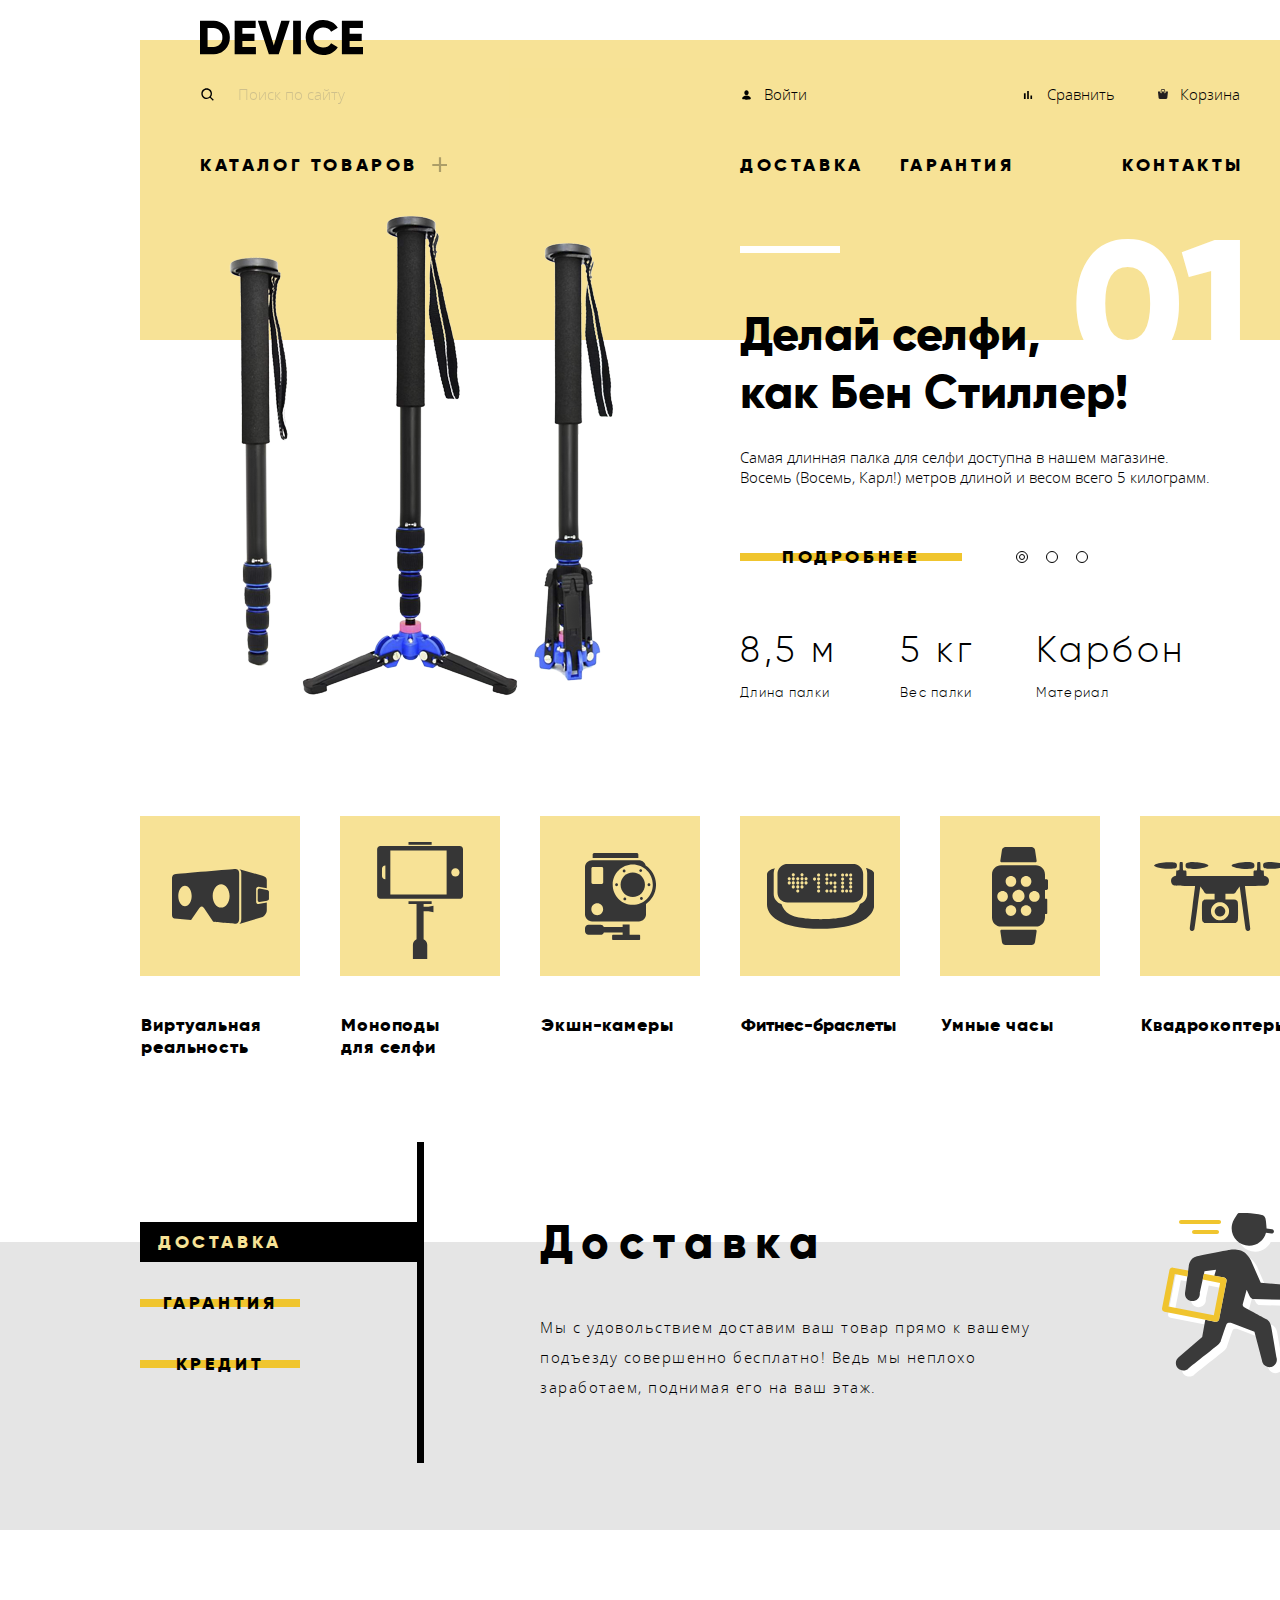
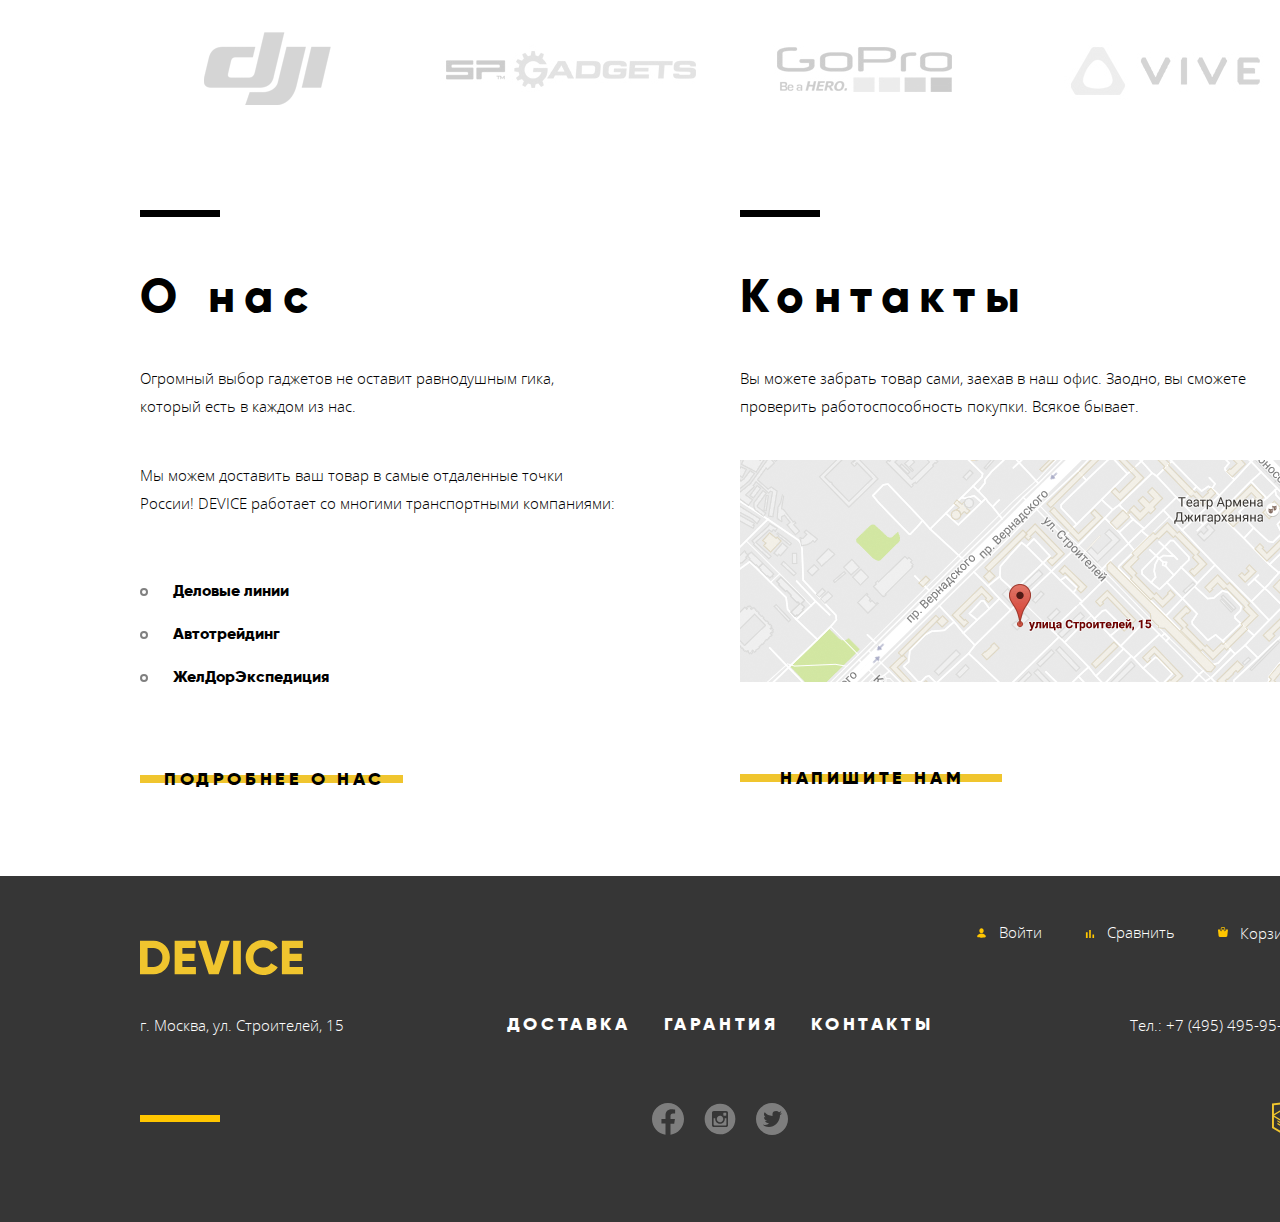
<file: index.html>
<!DOCTYPE html>
<html class="page" lang="ru">
  <head>
    <meta charset="utf-8">
    <title>HTML Academy: Девайс</title>
    <link rel="stylesheet" href="css/normalize.css">
    <link rel="stylesheet" href="css/style.css">
  </head>
  <body class="page-body">
    <!-- Хедер, который показывается неавторизованному пользователю -->
    <header class="main-header container">
      <a class="main-header-logo"> <!-- Вынес логотип из nav, чтобы удобнее было строить сетку -->
        <img class="logo logo-active" src="img/logo.svg" width="163" height="35" alt="Логотип DEVICE">
      </a>
      <form class="search icon" action="https://echo.htmlacademy.ru" method="get">
        <input class="search-string" type="search" name="search" placeholder="Поиск по сайту" autocomplete="off">
        <button class="search-button-submit" type="submit">Найти</button>
      </form>
      <ul class="header-links">
        <li><a class="login-link icon" href="#">Войти</a></li>
        <li><a class="compare-link icon" href="#">Сравнить</a></li>
        <li><a class="cart-link icon" href="#">Корзина</a></li>
      </ul>
      <nav class="main-navigation">
        <ul class="site-navigation">
          <li class="site-navigation-item"><a href="catalog.html">Каталог товаров</a>
            <ul class="dropdown-menu">
              <li>
                <a href="#">Виртуальная реальность</a>
              </li>
              <li>
                <a href="#">Фитнес-браслеты</a>
              </li>
              <li>
                <a href="#">Квадрокоптер</a>
              </li>
              <li>
                <a href="catalog.html">Моноподы для селфи</a>
              </li>
              <li>
                <a href="#">Умные часы</a>
              </li>
              <li>
                <a href="#">Экшн-камеры</a>
              </li>
            </ul>
          </li>
          <li class="site-navigation-item"><a href="#">Доставка</a></li>
          <li class="site-navigation-item"><a href="#">Гарантия</a></li>
          <li class="site-navigation-item"><a href="#">Контакты</a></li>
        </ul>
      </nav>
      <!-- Там еще был элемент оформления, белый прямоугольник, реализованный средствами CSS, его пока не вставляю, если в этом задании только разметку делаем без стилизации. Наверное, это будет <span></span> -->
    </header>

    <main class="main-wrapper">
      <h1 class="visually-hidden">Интернет-магазин DEVICE</h1>
      <div class="featured-products">
        <h2 class="visually-hidden">Популярные товары</h2>
        <!-- Слайд №1 -->
        <section class="slider slide-1 container">
          <img class="slider-image" src="img/slider-1.png" width="384" height="486" alt="Фото моноподов для селфи">
          <div class="slider-info-wrapper">
            <h3>Делай селфи,<br> как Бен Стиллер!</h3>
            <p>Самая длинная палка для селфи доступна в нашем магазине.<br>
            Восемь (Восемь, Карл!) метров длиной и весом всего 5 килограмм.</p>
            <a class="button" href="#" aria-label="Подробная информация о селфи-палках">Подробнее</a>
            <dl class="slider-def">
              <div class="slider-def-wrapper">
                <dt>Длина палки</dt>
                <dd>8,5 м</dd>
              </div>
              <div class="slider-def-wrapper">
                <dt>Вес палки</dt>
                <dd>5 кг</dd>
              </div>
              <div class="slider-def-wrapper">
                <dt>Материал</dt>
                <dd>Карбон</dd>
              </div>
            </dl>
          </div>
        </section>
        <!-- Слайд №2/ Этот и последующие слайды пока замоментирую для удобства построения сетки -->
        <!--
        <section class="slider slide-2 container">
          <img class="slider-image" src="img/slider-2.png" width="345" height="485" alt="Фото фитнес-браслета">
          <div class="slider-info-wrapper">
            <h3>Худеем<br> правильно!</h3>
            <p>Мотивирующие фитнес-браслеты помогут найти в себе силы<br>
            не пропускать занятия и соблюдать диету.</p>
            <a class="button" href="#" aria-label="Подробная информация о фитнес-браслетах">Подробнее</a>
            <dl class="slider-def">
              <div class="slider-def-wrapper">
                <dt>Без подзарядки</dt>
                <dd>48 часов</dd>
              </div>
            </dl>
          </div>
        </section>
        -->
        <!-- Слайд №3 -->
        <!--
        <section class="slider slide-3 container">
          <img class="slider-image" src="img/slider-3.png" width="526" height="334" alt="Фото дрона">
          <div class="slider-info-wrapper">
            <h3>Порхает как бабочка,<br> жалит как пчела!</h3>
            <p>Этот обычный, на первый взгляд, квадрокоптер оснащен<br>
            мощным лазером, замаскированным под стандартную камеру.</p>
            <a class="button" href="#" aria-label="Подробная информация о квадрокоптерах">Подробнее</a>
            <dl class="slider-def">
              <div class="slider-def-wrapper">
                <dt>Дальность полета</dt>
                <dd>800 м</dd>
              </div>
              <div class="slider-def-wrapper">
                <dt>Радиус поражения</dt>
                <dd>50 м</dd>
              </div>
            </dl>
          </div>
        </section>
        -->
      <ul class="slider-buttons">
        <li><button class="slider-button slider-button-1 slider-button-active" type="button" aria-label="Сейчас выбран первый слайд"></button></li>
        <li><button class="slider-button slider-button-2" type="button" aria-label="Выбрать второй слайд"></button></li>
        <li><button class="slider-button slider-button-3" type="button" aria-label="Выбрать третий слайд"></button></li>
      </ul>
      </div>
      <section class="popular container">
        <h2 class="visually-hidden">Популярные товарные категории</h2>
        <!-- Во всех пунктах нижеследующего списка иконку можно разметить как img, но это скорее не контентное изображение,
        а "фоновая иконка", и можно оформить как CSS background-image у заголовка. Как лучше? Каждый отдельный блок будет кликабелен -->
        <ul class="popular-list">
          <li class="popular-list-item">
            <a class="popular-link" href="#">
              <div class="popular-image-wrapper">
                <img src="img/popular-1.svg" width="97" height="55" alt="Виртуальная реальность">
              </div>
              <p>Виртуальная реальность</p>
            </a>
          </li>
          <li class="popular-list-item">
            <a class="popular-link" href="catalog.html">
              <div class="popular-image-wrapper">
                <img src="img/popular-2.svg" width="86" height="117" alt="Виртуальная реальность">
              </div>
              <p>Моноподы<br> для селфи</p>
            </a>
          </li>
          <li class="popular-list-item">
            <a class="popular-link" href="#">
              <div class="popular-image-wrapper">
                <img src="img/popular-3.svg" width="71" height="87" alt="Виртуальная реальность">
              </div>
              <p>Экшн-камеры</p>
            </a>
          </li>
          <li class="popular-list-item">
            <a class="popular-link" href="#">
              <div class="popular-image-wrapper">
                <img src="img/popular-4.svg" width="107" height="65" alt="Виртуальная реальность">
              </div>
              <p>Фитнес-браслеты</p>
            </a>
          </li>
          <li class="popular-list-item">
            <a class="popular-link" href="#">
              <div class="popular-image-wrapper">
                <img src="img/popular-5.svg" width="56" height="98" alt="Виртуальная реальность">
              </div>
              <p>Умные часы</p>
            </a>
          </li>
          <li class="popular-list-item">
            <a class="popular-link" href="#">
              <div class="popular-image-wrapper">
                <img src="img/popular-6.svg" width="132" height="69" alt="Виртуальная реальность">
              </div>
              <p>Квадрокоптеры</p>
            </a>
          </li>
        </ul>
      </section>
      <section class="services">
        <h2 class="visually-hidden">Сервисы</h2>
          <div class="services-wrapper container">
            <ul class="services-list">
              <li class="services-list-item"><button class="button services-button  active" type="button" aria-label="Сейчас выбран первый слайд - Доставка">Доставка</button></li>
              <li class="services-list-item"><button class="button services-button" type="button" aria-label="Выбрать второй слайд о Гарантии">Гарантия</button></li>
              <li class="services-list-item"><button class="button services-button" type="button" aria-label="Выбрать третий слайд о Кредите">Кредит</button></li>
            </ul>
            <!-- Первый слайд -->

            <div class="delivery services-icon">
              <h3 class="services-heading">Доставка</h3>
              <p class="services-description">Мы с удовольствием доставим ваш товар прямо к вашему
              подъезду совершенно бесплатно! Ведь мы неплохо<br>
              заработаем, поднимая его на ваш этаж.</p>
            </div>

            <!-- Второй слайд -->
            <!--
            <div class="warranty services-icon">
              <h3 class="services-heading">Гарантия</h3>
              <p class="services-description">Если из-за возгорания купленного у нас товара у вас сгорит дом —
              не переживайте, мы выдадим вам новый. <br>Товар, не дом, конечно же.</p>
            </div>
          -->
            <!-- Третий слайд -->
            <!--
            <div class="loan services-icon">
              <h3 class="services-heading">Кредит</h3>
              <p class="services-description">Залезть в долговую яму стало проще! Кредитные консультанты<br>
              подберут для вас наиболее выгодные<br>
              условия кредита. Выгодные для нашего банка, разумеется.</p>
            </div>
          -->

          </div>
      </section>
      <section class="partners container">
        <h2 class="visually-hidden">Логотипы партнеров</h2>
        <ul class="partners-list">
          <li class="partners-list-item">
            <a href="#"><img src="img/partner-logo-1-color.png" width="260" height="100" alt="Логотип-ссылка на сайт DJI"></a>
          </li>
          <li class="partners-list-item">
            <a href="#"><img src="img/partner-logo-2-color.png" width="260" height="100" alt="Логотип-ссылка на сайт SP Gadgets"></a>
          </li>
          <li class="partners-list-item">
            <a href="#"><img src="img/partner-logo-3-color.png" width="260" height="100" alt="Логотип-ссылка на сайт GoPro"></a>
          </li>
          <li class="partners-list-item">
            <a href="#"><img src="img/partner-logo-4-color.png" width="260" height="100" alt="Логотип-ссылка на сайт Vive"></a>
          </li>
        </ul>
      </section>
      <div class="double-block container"><!-- Два нижеописанных section на макете как бы в одном блоке, поэтому обернул в общий div-->
        <section class="about">
          <!-- Декоративный ректангл, возможно, span+CSS -->
          <h2 class="brick">О нас</h2>
          <p>Огромный выбор гаджетов не оставит равнодушным гика,
          который есть в каждом из нас.</p>
          <p>Мы можем доставить ваш товар в самые отдаленные точки
          России! DEVICE работает со многими транспортными компаниями:</p>
          <ul class="logistics-list">
            <li class="logistics-list-item">
              <a href="#">Деловые линии</a>
            </li>
            <li class="logistics-list-item">
              <a href="#">Автотрейдинг</a>
            </li>
            <li class="logistics-list-item">
              <a href="#">ЖелДорЭкспедиция</a>
            </li>
          </ul>
          <a class="button button-about" href="#">Подробнее о нас</a>
        </section>
        <section class="contacts">
          <h2 class="brick">Контакты</h2>
          <!-- Декоративный ректангл, возможно, span+CSS -->
          <p>Вы можете забрать товар сами, заехав в наш офис. Заодно, вы сможете
          проверить работоспособность покупки. Всякое бывает.</p>
          <a class="contacts-map" href="">
            <img src="img/contacts-map.png" width="960" height="546" alt="Карта проезда">
          </a>
          <a class="button contacts-button" type="button" aria-label="Открыть форму обратной связи" href="#">Напишите нам</a>
        </section>
      </div>
    </main>

    <!-- Футер, который показывается неавторизованному пользователю -->
    <footer class="page-footer">
      <div class="footer-wrapper container">
        <ul class="footer-links">
          <li class="footer-links-item"><a class="login-link icon" href="#" aria-label="Войти в личный аккаунт">Войти</a></li>
          <li class="footer-links-item"><a class="compare-link icon" href="#" aria-label="Сравнить выбранные товары">Сравнить</a></li>
          <li class="footer-links-item"><a class="cart-link icon" href="#">Корзина</a></li>
        </ul>
        <address class="address">г. Москва, ул. Строителей, 15</address>
        <a class="page-footer-logo"><!-- Вынес логотип из nav, чтобы удобнее было строить сетку -->
          <img class="logo logo-active" src="img/logo-footer.svg" width="163" height="35" alt="Логотип интернет-магазина Device">
        </a>
        <nav class="footer-navigation">
          <ul class="navigation-list">
            <li class="navigation-list-item"><a href="#">Доставка</a></li>
            <li class="navigation-list-item"><a href="#">Гарантия</a></li>
            <li class="navigation-list-item"><a href="#">Контакты</a></li>
          </ul>
        </nav>
        <div class="phone-wrapper">
          <p>Тел.: <a class="phone" href="tel:+74954959595">+7 (495) 495-95-95</a></p>
        </div>
        <section class="footer-social">
          <h2 class="visually-hidden">Профили в соц. сетях</h2>
          <ul class="social-list">
            <li class="social-list-item">
              <a href="#">
                <img src="img/icon-facebook.svg" width="32" height="32" alt="Ссылка на аккаунт компании в Facebook">
                <span class="visually-hidden">Facebook</span>
              </a>
            </li>
            <li class="social-list-item">
              <a href="#">
                <img src="img/icon-instagram.svg" width="32" height="32" alt="Ссылка на аккаунт компании в Instagram">
                <span class="visually-hidden">Instagram</span>
              </a>
            </li>
            <li class="social-list-item">
              <a href="#">
                <img src="img/icon-twitter.svg" width="32" height="32" alt="Ссылка на аккаунт компании в Twitter">
                <span class="visually-hidden">Twitter</span>
              </a>
            </li>
          </ul>
        </section>
        <div class="footer-academy-wrapper">
          <a class="footer-academy-link" href="https://htmlacademy.ru/intensive/htmlcss">
            <img src="img/logo-html.svg" width="27" height="34" alt="Логотип-ссылка на сайт HTML Academy">
          </a>
        </div>
      </div>
    </footer>

    <!-- Модальное окно с формой обратной связи "Напишите нам" -->
    <section class="modal modal-writeus">
      <h2 class="visually-hidden">Напишите нам</h2>
      <form  action="https://echo.htmlacademy.ru" method="post">
        <div class="writeus-input-wrapper">
          <label for="name-field">Ваше имя:</label>
          <input class="contacts-name" type="text" name="name" id="name-field" placeholder="Имя,Фамилия" required>
        </div>
        <div class="writeus-input-wrapper">
          <label for="email-field">Ваш e-mail:</label>
          <input type="email" name="email" id="email-field" placeholder="email@example.com" required>
        </div>
        <div class="writeus-input-wrapper">
          <label for="writeus-field">Текст письма:</label>
          <textarea name="letter" id="writeus-field" placeholder="В свободной форме" required></textarea>
        </div>
        <button class="button modal-button" type="submit">Отправить</button>
      </form>
      <button class="modal-close" type="button" aria-label="Закрыть форму обратной связи"></button>
    </section>

    <!-- Модальное окно "Карта проезда" -->
    <section class="modal modal-map" id="show-modal">
      <h2 class="visually-hidden">Карта проезда</h2>
      <noscript>
        <img src="img/map-popup-noscript.png" width="994" height="593" alt="Карта проезда в магазин DEVICE по адресу ул. Строителей, 15">
      </noscript>
      <iframe class="map-frame" src="https://www.google.com/maps/embed?pb=!1m14!1m12!1m3!1d2249.112548877992!2d37.527429315392446!3d55.68703098053581!2m3!1f0!2f0!3f0!3m2!1i1024!2i768!4f13.1!5e0!3m2!1sru!2sru!4v1602079839865!5m2!1sru!2sru" width="960" height="550" allowfullscreen title="Офис компании по адресу ул. Строителей 15, Москва"></iframe>
      <button class="modal-close" aria-label="Закрыть интерактивную карту" type="button"></button>
    </section>

    <script src="js/map.js"></script>
    <script src="js/writeus.js"></script>
  </body>
</html>
</file>
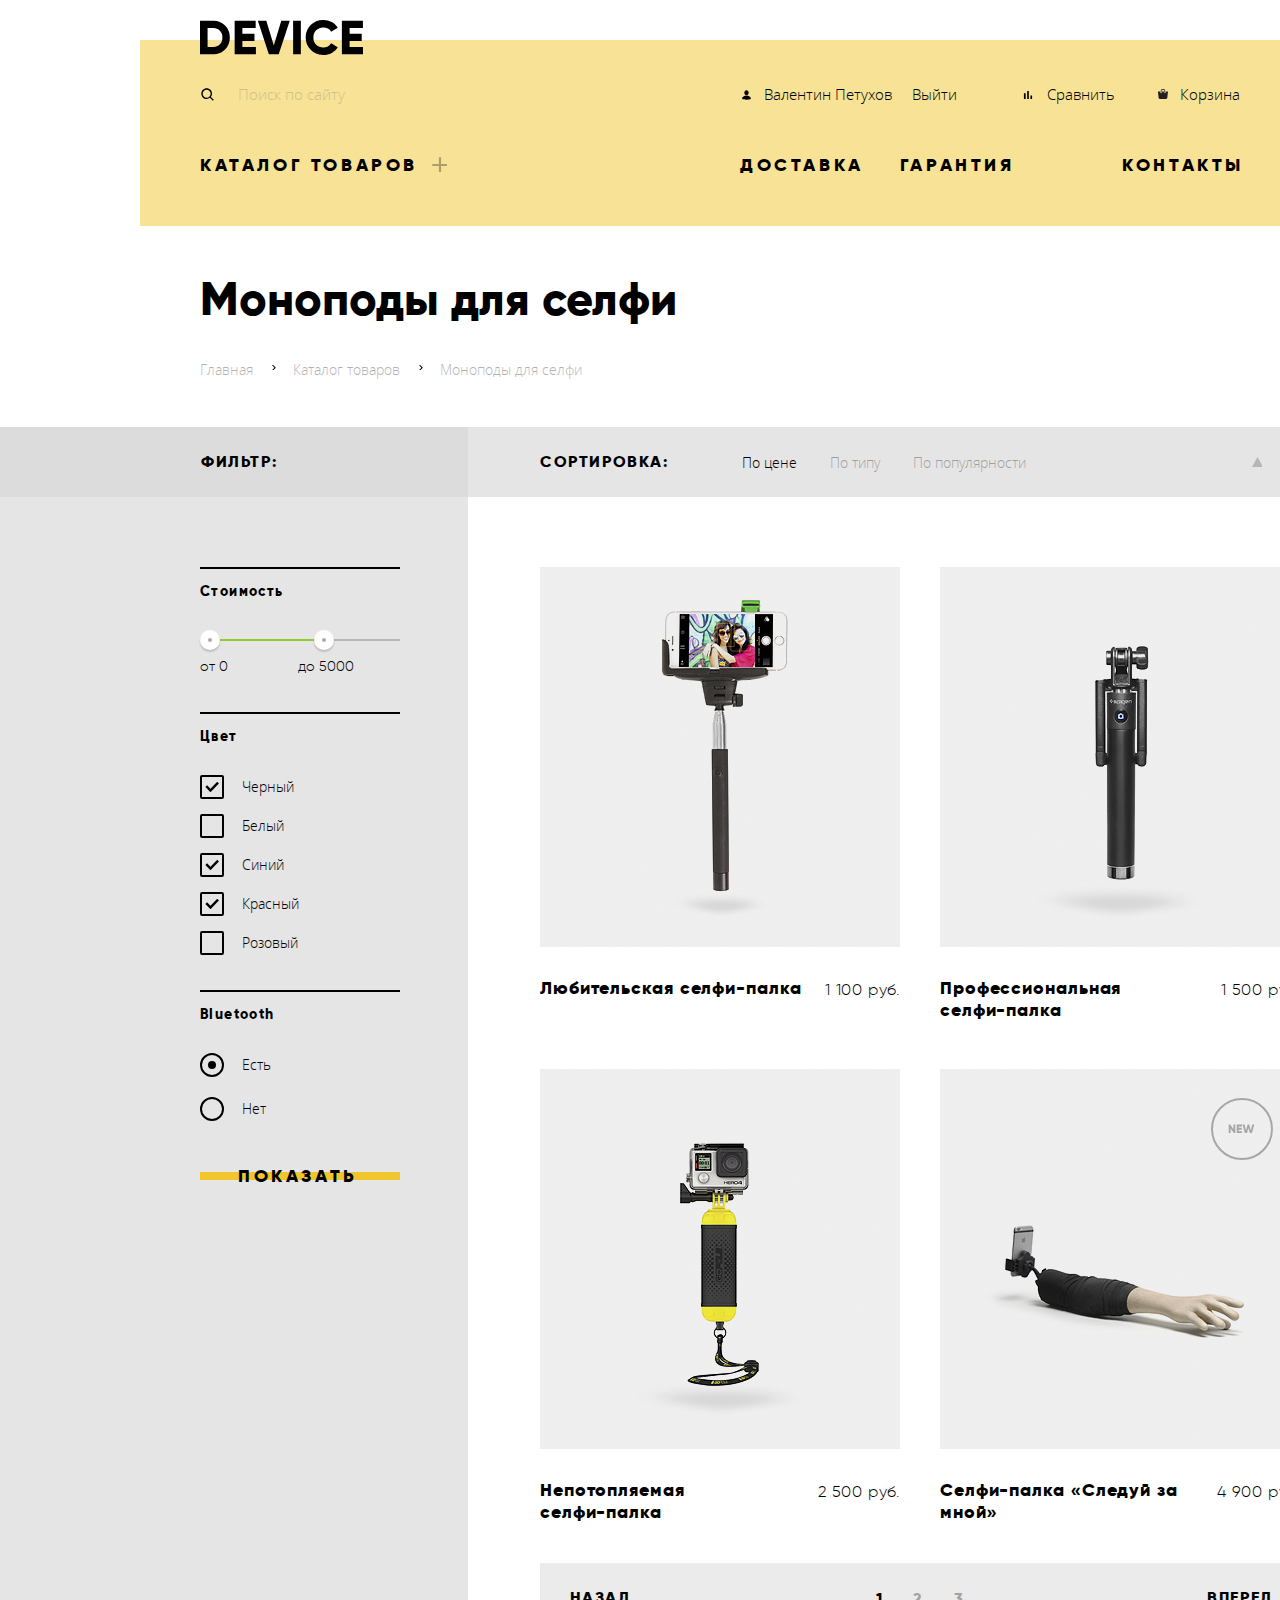
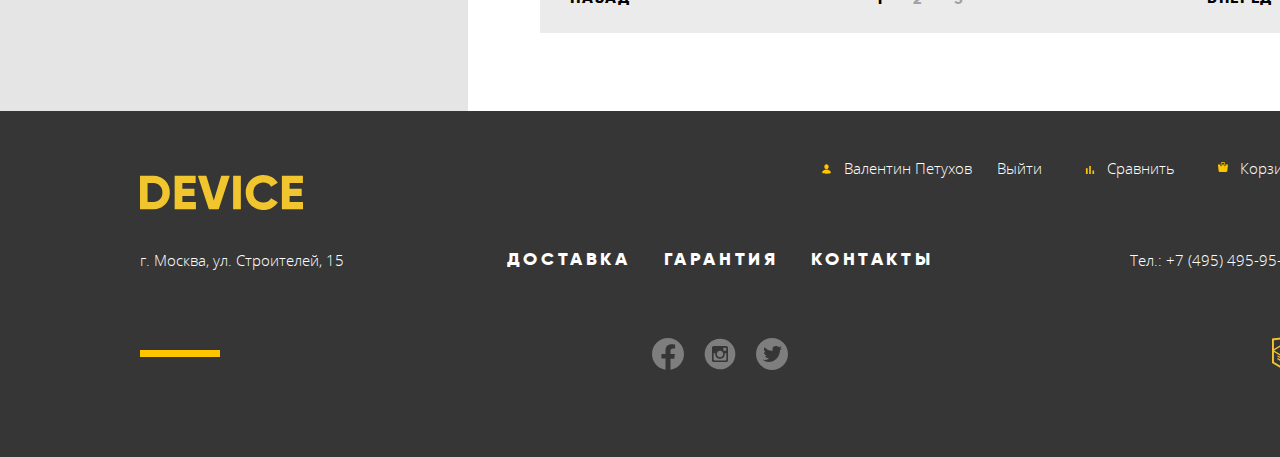
<file: catalog.html>
<!DOCTYPE html>
<html lang="ru">
  <head>
    <meta charset="utf-8">
    <title>Моноподы для селфи</title>
    <link rel="stylesheet" href="css/normalize.css">
    <link rel="stylesheet" href="css/style.css">
  </head>
  <body class="page-body">
    <!-- Хедер, который показывается авторизованному пользователю -->
    <header class="main-header main-header-inner container">
      <a class="main-header-logo" href="index.html">
        <img class="logo" src="img/logo.svg" width="163" height="35" alt="Логотип DEVICE">
      </a>
      <form class="search icon" action="https://echo.htmlacademy.ru" method="get">
        <input class="search-string" type="search" placeholder="Поиск по сайту">
        <button class="search-button-submit" type="submit">Найти</button>
      </form>
      <ul class="header-links header-links-inner">
        <li><a class="username-link login-link icon" href="#">Валентин Петухов</a></li>
        <li><a class="logout-link" href="#">Выйти</a></li>
        <li><a class="compare-link icon" href="#">Сравнить</a></li>
        <li><a class="cart-link icon" href="#">Корзина</a></li>
      </ul>
      <nav class="main-navigation">
        <ul class="site-navigation">
          <li class="site-navigation-item"><a href="catalog.html">Каталог товаров</a>
            <ul class="dropdown-menu">
              <li>
                <a href="#">Виртуальная реальность</a>
              </li>
              <li>
                <a href="#">Фитнес-браслеты</a>
              </li>
              <li>
                <a href="#">Квадрокоптер</a>
              </li>
              <li>
                <a href="#">Моноподы для селфи</a>
              </li>
              <li>
                <a href="#">Умные часы</a>
              </li>
              <li>
                <a href="#">Экшн-камеры</a>
              </li>
            </ul>
          </li>
          <li class="site-navigation-item"><a href="#">Доставка</a></li>
          <li class="site-navigation-item"><a href="#">Гарантия</a></li>
          <li class="site-navigation-item"><a href="#">Контакты</a></li>
        </ul>
      </nav>
    </header>
    <main class="wrapper">
      <div class="top-wrapper container">
        <h1 class="heading main-heading">Моноподы для селфи</h1>
        <ul class="breadcrumbs">
          <li class="breadcrumb-item"><a href="">Главная</a></li>
          <li class="breadcrumb-item"><a href="">Каталог товаров</a></li>
          <li class="breadcrumb-item"><a class="breadcrumbs-active">Моноподы для селфи</a></li><!-- В хлебных крошках текущая страница некликабельна -->
        </ul>
      </div>
      <div class="top-color-wrapper">
        <div class="color-wrapper-left">
        </div>
        <div class="sort-wrapper container">
          <div class="filters-heading-wrapper">
            <p class="heading sort-heading">Фильтр:</p>
          </div>
          <div class="sort-line-wrapper">
            <p class="heading sort-heading">Сортировка:</p>
            <ul class="sort-list">
              <li class="sort-list-item"><a class="sort-active" aria-label="Сейчас выбрана сортировка по цене">По цене</a></li>
              <li class="sort-list-item"><a href="#" aria-label="Сортировка по типу">По типу</a></li>
              <li class="sort-list-item"><a href="#" aria-label="Сортировка по популярности">По популярности</a></li>
            </ul>
            <ul class="sort-arrows">
              <li class="sort-arrow" tabindex="0" aria-label="Сортировка по возрастанию">
                <a class="sort-arrow-up" href="#">
                </a>
              </li>
              <li class="sort-arrow sort-arrow-active" aria-label="Сортировка по убыванию">
                <a class="sort-arrow-down">
                </a>
                <!-- Активная сортировка некликабельна -->
              </li>
            </ul>
          </div>
        </div>
        <div class="color-wrapper-right">
        </div>
      </div>
      <div class="color-wrapper">
        <div class="color-wrapper-left">
        </div>
        <div class="section-wrapper container">
          <section class="filters">
            <h2 class="visually-hidden">Фильтр товаров</h2>
            <form class="filter" method="get" action="https://echo.htmlacademy.ru">
              <fieldset class="filter-item">
                <legend>Стоимость</legend>
                <div class="range-filter">
                  <div class="range-controls">
                    <div class="scale">
                      <div class="bar"></div>
                    </div>
                    <div class="toggle toggle-min" tabindex="0"></div>
                    <div class="toggle toggle-max" tabindex="0"></div>
                  </div>
                  <div class="price-controls">
                    <label class="min-price">
                      от <input class="min-price-input" type="number" name="min-price" value="0">
                    </label>
                    <label class="max-price">
                      до <input class="max-price-input" type="number" name="max-price" value="5000">
                    </label>
                  </div>
                </div>
              </fieldset>
              <fieldset class="filter-item filter-color">
                <legend>Цвет</legend>
                <ul class="filter-list">
                  <li>
                    <input class="visually-hidden" type="checkbox" name="black" id="filter-black" checked>
                    <label for="filter-black">Черный</label>
                  </li>
                  <li>
                    <input class="visually-hidden" type="checkbox" name="white" id="filter-white">
                    <label for="filter-white">Белый</label>
                  </li>
                  <li>
                    <input class="visually-hidden" type="checkbox" name="blue" id="filter-blue" checked>
                    <label for="filter-blue">Синий</label>
                  </li>
                  <li>
                    <input class="visually-hidden" type="checkbox" name="red" id="filter-red" checked>
                    <label for="filter-red">Красный</label>
                  </li>
                  <li>
                    <input class="visually-hidden" type="checkbox" name="pink" id="filter-pink">
                    <label for="filter-pink">Розовый</label>
                  </li>
                </ul>
              </fieldset>
              <fieldset class="filter-item filter-bluetooth">
                <legend>Bluetooth</legend>
                <ul class="filter-list filter-list-bluetooth">
                  <li>
                    <input  class="visually-hidden" type="radio" name="bluetooth" value="yes" id="bluetooth-yes" checked>
                    <label for="bluetooth-yes">Есть</label>
                  </li>
                  <li>
                    <input  class="visually-hidden" type="radio" name="bluetooth" value="no" id="bluetooth-no">
                    <label for="bluetooth-no">Нет</label>
                  </li>
                </ul>
              </fieldset>
              <button class="button" type="submit" name="form-submit">Показать</button>
            </form>
          </section>
          <section class="products">
            <h2 class="visually-hidden">Список моноподов для селфи</h2>
            <ul class="product-list">
              <li class="product-list-item">
                <div class="product-wrapper">
                  <img src="img/item-1.jpg" width="360" height="380" alt="Любительская селфи-палка">
                  <div class="compare-cart-wrapper">
                    <a class="button" href="#" aria-label="Добавить в корзину любительскую селфи-палку за 1100 рублей">В корзину</a>
                    <a class="compare-button" href="#" aria-label="Добавить к сравнению любительскую селфи-палку за 1100 рублей">Добавить к сравнению</a>
                  </div>
                </div>
                <div class="product-info">
                    <a class="heading product-heading" href="#">Любительская селфи-палка</a>
                    <p class="price">1 100 руб.</p>
                </div>
              </li>
              <li class="product-list-item">
                <div class="product-wrapper">
                  <img src="img/item-2.jpg" width="360" height="380" alt="Профессиональная селфи-палка">
                  <div class="compare-cart-wrapper">
                    <a class="button" href="#" aria-label="Добавить в корзину профессиональную селфи-палку за 1500 рублей">В корзину</a>
                    <a class="compare-button" href="#" aria-label="Добавить к сравнению профессиональную селфи-палку за 1500 рублей">Добавить к сравнению</a>
                  </div>
                </div>
                <div class="product-info">
                  <a class="heading product-heading" href="#">Профессиональная<br> селфи-палка</a>
                  <p class="price">1 500 руб.</p>
                </div>
              </li>
              <li class="product-list-item">
                <div class="product-wrapper">
                  <img src="img/item-3.jpg" width="360" height="380" alt="Селфи-палка с прорезиненной ручкой-поплавком">
                  <div class="compare-cart-wrapper">
                    <a class="button" href="#" aria-label="Добавить в корзину непотопляемую селфи-палку за 2500 рублей">В корзину</a>
                    <a class="compare-button" href="#" aria-label="Добавить к сравнению профессиональную селфи-палку за 2500 рублей">Добавить к сравнению</a>
                  </div>
                </div>
                <div class="product-info">
                  <a class="heading product-heading" href="#">Непотопляемая<br> селфи-палка</a>
                  <p class="price">2 500 руб.</p>
                </div>
              </li>
              <li class="product-list-item">
                <div class="product-wrapper product-new">
                  <img src="img/item-4.jpg" width="360" height="380" alt="Селфи-палка в виде руки из популярного мема, чтобы делать фото в стиле «Следуй за мной»"">
                  <div class="compare-cart-wrapper">
                    <a class="button" href="#" aria-label="Добавить в корзину селфи-палку «Следуй за мной» за 4900 рублей">В корзину</a>
                    <a class="compare-button" href="#" aria-label="Добавить к сравнению селфи-палку «Следуй за мной» за 4900 рублей">Добавить к сравнению</a>
                  </div>
                </div>
                <div class="product-info">
                  <a class="heading product-heading" href="#">Селфи-палка «Следуй за<br> мной»</a>
                  <p class="price">4 900 руб.</p>
                </div>
              </li>
            </ul>
            <div class="pagination-wrapper">
              <button class="pagination-button numbers-active" type="button" disabled>Назад</button><!-- Мы находимся на первой странице пагинации, поэтому кнопка некликабельна -->
              <ul class="pagination-list">
                <li><a class="pagination-button numbers numbers-active">1</a></li><!-- Пункт пагинации на текущей странице некликабелен -->
                <li><a class="pagination-button numbers" href="#">2</a></li>
                <li><a class="pagination-button numbers" href="#">3</a></li>
              </ul>
              <button class="pagination-button" type="button">Вперед</button>
            </div>
          </section>
        </div>
        <div class="color-wrapper-right">
        </div>
      </div>
    </main>
    <!-- Футер, который показывается авторизованному пользователю -->
    <footer class="page-footer inner-page">
      <div class="footer-wrapper container">
        <ul class="footer-links">
          <li><a class="username-link login-link icon" href="#">Валентин Петухов</a></li>
          <li><a class="logout-link" href="#">Выйти</a></li>
          <li><a class="compare-link icon" href="#" aria-label="Сравнить выбранные товары">Сравнить</a></li>
          <li><a class="cart-link icon" href="#">Корзина</a></li>
        </ul>
        <address class="address">г. Москва, ул. Строителей, 15</address>
        <a class="page-footer-logo" href="https://htmlacademy.ru/intensive/htmlcss">
            <img class="logo" src="img/logo-footer.svg" width="163" height="35" alt="Логотип интернет-магазина Device">
        </a>
        <nav class="footer-navigation">
          <ul class="navigation-list">
            <li class="navigation-list-item"><a href="#">Доставка</a></li>
            <li class="navigation-list-item"><a href="#">Гарантия</a></li>
            <li class="navigation-list-item"><a href="#">Контакты</a></li>
          </ul>
        </nav>
        <div class="phone-wrapper">
          <p>Тел.: <a class="phone" href="tel:+74954959595">+7 (495) 495-95-95</a></p>
        </div>
        <section class="footer-social">
          <h2 class="visually-hidden">Профили в соц. сетях</h2>
          <ul class="social-list">
            <li class="social-list-item">
              <a href="#">
                <img src="img/icon-facebook.svg" width="32" height="32" alt="Ссылка на аккаунт компании в Facebook">
                <span class="visually-hidden">Facebook</span>
              </a>
            </li>
            <li class="social-list-item">
              <a href="#">
                <img src="img/icon-instagram.svg" width="32" height="32" alt="Ссылка на аккаунт компании в Instagram">
                <span class="visually-hidden">Instagram</span>
              </a>
            </li>
            <li class="social-list-item">
              <a href="#">
                <img src="img/icon-twitter.svg" width="32" height="32" alt="Ссылка на аккаунт компании в Twitter">
                <span class="visually-hidden">Twitter</span>
              </a>
            </li>
          </ul>
        </section>
        <div class="footer-academy-wrapper">
          <a class="footer-academy-link" href="https://htmlacademy.ru/intensive/htmlcss">
            <img src="img/logo-html.svg" width="27" height="34" alt="Логотип-ссылка на сайт на сайт HTML Academy">
          </a>
        </div>
      </div>
    </footer>
  </body>
</html>
</file>
<file: css/style.css>
/* Кастомные свойства (палитра) */
:root {
  /* Основная палитра */
  --black: #000000;
  --dark: #363636;
  --grey: #464646;
  --half-grey: #7E7E7E;
  --grey-light: #E5E5E5;
  --grey-lightest: #EBEBEB;
  --grey-medium: #DCDCDC;
  --grey-dark: #D9D9D9;
  --white: #FFFFFF;
  /* Дополнительная палитра */
  --grey-special: #F2F2F2;
  --yellow: #F7E296;
  --yellow-dark: #F0C52E;
  --yellow-light: #F7E296;
  --yellow-special: #FFC600;
  --yellow-special-writeus: #F7E296;
  --green: #91C92F;
  --transparent-black: rgba(0, 0, 0, 0.3);
  --transparent-grey: rgba(238, 238, 238, 0.7);
  --grey-shadow: rgba(0, 0, 0, 0.18);
  --special-green: #91C92F;
  --special-greyscale: #B7B7B7;
  /* Статус */
  --status: #F6DADA;
}

/* Шрифты */
@font-face {
  font-family: "Gilroy";
  src:
  url("../fonts/gilroyextrabold.woff2") format("woff2"),
  url("../fonts/gilroyextrabold.woff") format("woff");
  font-weight: 800;
  font-style: normal;
}

@font-face {
  font-family: "Gilroy";
  src:
  url("../fonts/gilroylight.woff2") format("woff2"),
  url("../fonts/gilroylight.woff") format("woff");
  font-weight: 300;
  font-style: normal;
}

@font-face {
  font-family: "Open Sans";
  src:
  url("../fonts/opensans.woff2") format("woff2"),
  url("../fonts/opensans.woff") format("woff");
  font-weight: 400;
  font-style: normal;
}

@font-face {
  font-family: "Open Sans";
  src:
  url("../fonts/opensanslight.woff2") format("woff2"),
  url("../fonts/opensanslight.woff") format("woff");
  font-weight: 300;
  font-style: normal;
}

/* Общие стили */

body {
  min-width: 1440px;
  font-family: "Open Sans", "Arial", sans-serif;
  font-size: 15px;
  font-weight: 300;
  font-style: normal;
  color: var(--black);
  line-height: 28px;
}

a {
  text-decoration: none;
}

img {
  max-width: 100%; /* Чтобы изображения не выходили за пределы родительских элементов */
  height: auto; /* Автоматическая высота для пропорционального изменения размеров */
}

/* Хедер */
.main-header {
  background-color: var(--yellow);
  padding-left: 60px;
  padding-right: 60px;
}

.main-header.container {
  width: 1040px;
}

.main-navigation {
  font-family: "Gilroy", "Arial", sans-serif;
  font-style: normal;
  font-weight: 800;
  font-size: 18px;
  line-height: 22px;
  letter-spacing: 0.1em;
  text-transform: uppercase;
}

.site-navigation {
  padding: 0;
}

.site-navigation,
.header-links,
.header-links-inner {
  list-style: none;
}

.site-navigation a,
.header-links a,
.header-links-inner a {
  color: var(--black);
}

.site-navigation a:hover,
.header-links a:hover,
.header-links-inner a:hover {
  opacity: 0.6;
}

.site-navigation a:focus,
.header-links a:focus,
.header-links-inner a:focus {
  opacity: 0.3;
}

.logo:hover {
  opacity: 0.6;
}

.logo:active {
  opacity: 0.3;
}

.logo-active:hover,
.logo-active:active {
  opacity: 1;
}

.header-links {
  line-height: 20px;
}

/* Слайдер */

.featured-products {
  position: relative;
}

.visually-hidden {
  position: absolute;
  clip: rect(0 0 0 0);
  width: 1px;
  height: 1px;
  margin: -1px;
}

.slider-buttons {
  list-style: none;
  display: flex;
  position: absolute;
  top: 59%;
  right: 23%;
  padding-left: 0px;
  transform: translate(-3px);
}

.slider-button {
  box-sizing: border-box;
  border-radius: 50%;
  width: 12px;
  height: 12px;
  margin-right: 18px;
  border: 1px solid var(--black);
  background-color: transparent;
  padding: 0px;
  position: relative;
}

.slider-button-active::before {
  content: "";
  width: 6px;
  height: 6px;
  box-sizing: border-box;
  border-radius: 50%;
  border: 1px solid var(--black);
  position: absolute;
  top: 2px;
  right: 2px;
}

.slider h3 {
  font-family: "Gilroy", "Arial", sans-serif;
  font-style: normal;
  font-size: 47px;
  line-height: 58px;
}

.slider p {
  line-height: 20px;
}

.slider-def {
  font-family: "Gilroy", "Arial", sans-serif;
  font-size: 13px;
  line-height: 15px;
  letter-spacing: 0.1em;
  margin-top: 58px;
  display: flex;
}

.slider-def dd {
  font-size: 36px;
  line-height: 42px;
  letter-spacing: 0.1em;
  margin-left: 0px;
}

.slider-def dt {
  padding-top: 14px;
}

.slider-def-wrapper {
  margin-right: 62px;
  display: flex;
  flex-direction: column-reverse;
}

.button {
  font-family: "Gilroy", "Arial", sans-serif;
  font-style: normal;
  font-weight: 800;
  font-size: 18px;
  line-height: 22px;
  letter-spacing: 0.2em;
  text-transform: uppercase;
  color: var(--black);
  background: linear-gradient(to top, transparent 40%,
  var(--yellow-dark) 40%,
  var(--yellow-dark) 60%,
  transparent 60%);
  border: none;
  box-sizing: border-box;
  padding: 9px 42px;
}

.button:hover {
  background: var(--yellow-dark);
}

.button:active {
  background: linear-gradient(to top, transparent 0%,
  var(--yellow-dark) 0%,
  var(--yellow-dark) 100%,
  transparent 100%);
  opacity: 0.3;
}

.slider.slide-hidden {
  display: none;
}

/* Популярные категории товаров */

.popular {
  padding-top: 44px;
  padding-bottom: 34px;
}

.popular-list {
  list-style: none;
  padding: 0px;
}

.popular-list-item {
  font-family: "Gilroy", "Arial", sans-serif;
  font-weight: 800;
  font-size: 18px;
  line-height: 22px;
  letter-spacing: 0.05em;
}

.popular-list-item a {
  color: var(--black);
  background-color: var(--yellow-light);
}

.popular-list-item a:hover,
.popular-image-wrapper:hover {
  background-color: var(--yellow-dark);
}

.popular-list-item a:active {
  opacity: 0.3;
  background-color: var(--yellow-dark);
}

.popular-image-wrapper {
  margin-bottom: 38px;
}

.popular-list-item:nth-child(2) img {
  padding-top: 8px;
}

.popular-link p {
  background: var(--white);
  margin: 0px;
  padding-left: 1px;
}

.popular-list-item:nth-child(4) p {
  letter-spacing: normal;
}

.popular-image-wrapper {
  width: 160px;
  height: 160px;
  display: flex;
  background: var(--yellow-light);
}

.popular-image-wrapper img {
  margin: auto;
}

/* Сервисы */
.services {
  background-image: linear-gradient(to bottom, transparent 135px, var(--grey-light) 135px);
}

.services-wrapper {
  position: relative;
}

.services-list {
  list-style: none;
  border-right: 7px solid var(--black);
  padding-bottom: 58px;
}

.services-list-item {
  margin-bottom: 21px;
}

.services-button {
  padding: 9px;
  min-width: 160px;
}

.services-button:active,
.services-button:focus,
.active,
.active:active,
.active:focus,
.active:hover {
  background: var(--black);
  color: var(--yellow);
  border-radius: 0px;
  box-sizing: border-box;
  width: 277px;
  text-align: left;
  min-width: 177px;
  outline: 0;
  opacity: 1;
}

.delivery,
.warranty,
.loan {
  padding-left: 116px;
  padding-right: 190px;
}

.services-icon::after {
  content: "";
  background-repeat: no-repeat;
  position: absolute;
}

.delivery::after {
  background-image: url("../img/delivery.svg");
  width: 136px;
  height: 164px;
  top: 106px;
  right: 2px;
}

.warranty::after {
  background-image: url("../img/warranty.svg");
  width:171px;
  height: 195px;
  top: 88px;
  right: -16px;
}

.loan::after {
  background-image: url("../img/credit.svg");
  width: 156px;
  height: 188px;
  top: 83px;
  right: 8px;
}

.services .services-heading {
  padding-top: 39px;
  margin-bottom: 41px;
}

.services .services-description {
  line-height: 30px;
}

/* Следующие 3 CSS-правила с разными padding-left нужны для того, чтобы идеально спозиционировать надпись в кнопке,
у которой меняется ширина по нажатию */
li:nth-child(1) .services-button:active,
li:nth-child(1) .services-button:nth-child(1):focus,
.active {
  padding-left: 18px;
}

li:nth-child(2) .services-button:active,
li:nth-child(2) .services-button:nth-child(1):focus {
  padding-left: 23px;
}

li:nth-child(3) .services-button:active,
li:nth-child(3) .services-button:nth-child(1):focus {
  padding-left: 36px;
}

.services h3 {
  font-family: "Gilroy", "Arial", sans-serif;
  font-weight: 800;
  font-size: 47px;
  line-height: 58px;
  letter-spacing: 0.2em;
}

.services p {
  line-height: 28px;
  letter-spacing: 0.1em;
}

/* Логотипы партнеров */

.partners {
  padding-top: 75px;
  padding-bottom: 85px;
}

.partners-list {
  display: grid;
  grid-template-columns: repeat(4, 1fr);
  list-style: none;
  padding: 0px;
  gap: 40px;
}

.partners-list-item {
  filter: grayscale(100%) opacity(20%);
}

.partners-list-item:hover {
  filter: none;
}

/* О нас */

.about {
  padding-right: 82px;
}

.about h2 {
  font-family: "Gilroy", "Arial", sans-serif;
  font-weight: 800;
  font-size: 47px;
  line-height: 58px;
  letter-spacing: 0.2em;
  position: relative;
}

.brick::before {
  content: "";
  width: 80px;
  height: 7px;
  position: absolute;
  background-color: var(--black);
  top: -57px;
}

.about p {
  line-height: 28px;
}

.logistics-list-item a {
  font-family: "Gilroy", "Arial", sans-serif;
  font-weight: 800;
  font-size: 16px;
  line-height: 28px;
  color: var(--black);
}

.logistics-list {
  list-style: none;
  padding-left: 33px;
  margin-bottom: 74px;
}

.logistics-list-item {
  margin-bottom: 14px;
  position: relative;
}

.logistics-list-item::before {
  content: "";
  box-sizing: border-box;
  width: 8px;
  height: 8px;
  border: 2px solid grey;
  border-radius: 50%;
  position: absolute;
  top: 12px;
  left: -33px;
}

.about p:first-of-type {
  margin-bottom: 41px;
}

.about p:last-of-type {
  margin-bottom: 59px;
}

.button-about {
  padding: 9px 21px;
  padding-left: 24px;
  padding-right: 18px;
}

/* Контакты */
.contacts {
  width: 560px;
}

.contacts h2 {
  font-family: "Gilroy", "Arial", sans-serif;
  font-weight: 800;
  font-size: 47px;
  line-height: 58px;
  letter-spacing: 0.2em;
  color: var(--black);
  position: relative;
}

.contacts p {
  margin-bottom: 40px;
}

.contacts-map img {
  margin-bottom: 68px;
}

.contacts-button {
  padding-right: 38px;
  padding-left: 40px;
}

/* Подвал */

.page-footer {
  background-color: var(--dark);
}

.footer-links {
  list-style: none;
}

.footer-links-item:not(:last-child) {
  margin-right: 27px;
  margin-top: -1px;
}

.footer-links .login-link::before {
  background-image: url("../img/footer-icon-user.svg");
}

.footer-links .compare-link::before {
  background-image: url("../img/footer-icon-chart.svg");
  left: -24px;
  top: 5px;
}

.footer-links .cart-link::before {
  background-image: url("../img/footer-icon-cart.svg");
  top: 4px;
}

.footer-links a {
  color: var(--white);
}

.footer-links a:hover {
  opacity: 0.6;
}

.footer-links a:focus {
  opacity: 0.3;
}

.footer-links {
  line-height: 20px;
}

.navigation-list {
  list-style: none;
  padding-top: 6px;
  display: flex;
  padding-left: 0px;
}

.navigation-list-item:not(:last-child) {
  margin-right: 33px;
}

.navigation-list a {
  font-family: "Gilroy", "Arial", sans-serif;
  font-weight: 800;
  font-size: 18px;
  line-height: 22px;
  letter-spacing: 0.2em;
  text-transform: uppercase;
  color: var(--white);
}

.navigation-list a {
  color: var(--white);
}

.navigation-list a:hover {
  opacity: 0.6;
}

.navigation-list a:focus {
  opacity: 0.3;
}

.address {
  font-style: normal;
  margin-top: 9px;
}

.address,
.phone,
.page-footer p {
  line-height: 20px;
  color: var(--white);
}

.phone-wrapper {
  padding-top: 8px;
}

.social-list {
  list-style: none;
}

.social-list-item {
  margin: 0 10px;
}

.social-list a {
  color: var(--white);
}

/* Страница каталога */
.heading {
  font-family: "Gilroy", "Arial", sans-serif;
  font-weight: 800;
}

.main-heading {
  font-size: 47px;
  line-height: 58px;
  margin-top: 44px;
  margin-left: 2px;
  margin-bottom: 32px;
}

.header-links .logout-button {
  color: var(--transparent-black);
}

.breadcrumbs {
  display: flex;
  flex-wrap: wrap;
  list-style: none;
  font-size: 14px;
  line-height: 19px;
  padding-left: 2px;
}

.breadcrumb-item {
  margin-right: 40px;
  position: relative;
}

.breadcrumb-item:not(:last-child)::after {
  content: "";
  position: absolute;
  background-repeat: no-repeat;
  background-image: url("../img/breadcrumb-arrow.svg");
  width: 4px;
  height: 6px;
  top: 4px;
  right: -23px;
}

.breadcrumbs a {
  color: var(--black);
  opacity: 0.3;
}

.breadcrumbs a:hover {
  opacity: 0.6;
}

.breadcrumbs a:active {
  opacity: 0.1;
}

.breadcrumbs .breadcrumbs-active:hover,
.breadcrumbs .breadcrumbs-active:active {
  opacity: 0.3;
}

/* Сортировка */
.sort-wrapper {
  background-color: var(--grey-light);
}

.sort-line-wrapper {
  display: flex;
  align-items: center;
  padding-top: 21px;
  padding-bottom: 21px;
  padding-left: 72px;
}

.sort-heading {
  font-size: 16px;
  line-height: 20px;
  text-transform: uppercase;
  letter-spacing: 0.1em;
  padding: 0px;
  margin: 0 73px 0 0;
}

.sort-list,
.sort-arrows {
  list-style: none;
  display: flex;
}

.sort-arrows {
  align-items: center;
  height: 11px;
  justify-content: space-between;
  padding: 0;
  margin: 0;
  padding-right: 4px;
  padding-left: 4px;
  width: 44px;
}

.sort-arrow {
  opacity: 0.2;
  background-image: url("../img/sort-arrow.svg");
  background-repeat: no-repeat;
  width: 10px;
  height: 10px;
}

.sort-arrow:hover,
.sort-arrow:focus {
  opacity: 0.4;
}

.sort-arrow:active {
  opacity: 1;
}

.sort-arrows li {
  padding-bottom: 0px;
}

.sort-arrow-active {
  transform: rotate(180deg);
  opacity: 1;
}

.sort-arrow-active:hover {
  opacity: 0.4;
}

.sort-list {
  flex-wrap: wrap;
  padding: 0;
  margin: 0 auto 0 0;
}

.sort-list-item {
  margin-right: 33px;
}

.sort-list a {
  font-size: 14px;
  line-height: 19px;
  color: var(--black);
  opacity: 0.3;
}

.sort-list a:hover,
.sort-list a:focus {
  opacity: 0.6;
}

.sort-list a:active {
  opacity: 1;
  pointer-events: none;
}

.sort-list .sort-active,
.sort-list .sort-active:hover,
.sort-list .sort-active:active {
  opacity: 1;
}

.products {
  padding-top: 70px;
  padding-left: 72px;
  padding-bottom: 78px;
}

.product-list {
  display: grid;
  grid-template-columns: 360px 360px;
  padding-left: 0px;
  gap: 40px;
  margin-right: 0px;
  margin-top: 0px;
  margin-bottom: 32px;
  list-style: none;
}

.product-heading {
  color: var(--black);
  font-size: 18px;
  line-height: 22px;
  letter-spacing: 0.05em;
  padding-top: 22px;
  padding-bottom: 8px;
}

.price {
  font-family: "Gilroy", "Arial", sans-serif;
  font-size: 16px;
  line-height: 18px;
  letter-spacing: 0.05em;
  padding-top: 10px;
}

.product-list .button {
  padding-left: 36px;
  padding-right: 36px;
}

.compare-button {
  font-size: 13px;
  line-height: 18px;
  letter-spacing: 0.1em;
  color: var(--black);
  opacity: 0.5;
  margin-top: 13px;
}

.product-info {
  display: flex;
  justify-content: space-between;
}

.pagination-list {
  list-style: none;
  display: flex;
  flex-wrap: wrap;
  margin: auto;
  padding: 0px;
}

.pagination-list li {
  margin-left: 10px;
  margin-right: 10px;
}

.pagination-button {
  font-family: "Gilroy", "Arial", sans-serif;;
  font-weight: 800;
  font-size: 16px;
  line-height: 20px;
  letter-spacing: 0.1em;
  text-transform: uppercase;
  border: none;
  background-color: var(--grey-lightest);
  padding: 25px 26px;
  color: var(--black);
}

.pagination-button:active {
  color: var(--transparent-black);
}

.pagination-button.numbers {
  color: var(--black);
  padding: 5px;
  opacity: 0.3;
}

.pagination-button.numbers:hover,
.pagination-button.numbers:focus {
  opacity: 0.6;
}

.pagination-button.numbers:active {
  opacity: 1;
}

.numbers.numbers-active,
.numbers.numbers-active:hover,
.numbers.numbers-active:focus,
.numbers.numbers-active:active {
  opacity: 1;
  background: none;
  color: var(--black);
}

.pagination-button.numbers-active:hover {
  background: none;
}

/* Grid */
.page {
  height: 100%; /* чтобы при нехватке контента подвал прижимался к нижней части страницы. */
}

.page-body {
  min-height: 100%;
  display: grid;
  grid-template-rows: min-content 1fr min-content;
  align-content: start;
}

.container {
  width: 1160px;
  margin-left: auto;
  margin-right: auto;
}

.main-header {
  display: grid;
  grid-template-columns: 1fr 1fr;
  grid-template-rows: 28px 1fr 1fr;
  margin-top: 40px;
}

.header-links {
  display: flex;
  flex-wrap: wrap; /* Защита от переполнения */
  justify-content: flex-end;
  padding-top: 1px;
}

.login-link {
  margin-right: 240px;
  position: relative;
}

.login-link::before {
  background-image: url("../img/icon-user.svg");
  width: 13px;
  height: 14px;
  top: 4px;
  right: 54px;
}

.username-link.login-link::before {
  left: -24px;
}

.compare-link {
  margin-left: auto;
  position: relative;
}

.icon::before {
  position: absolute;
  content: "";
  background-repeat: no-repeat;
}

.compare-link::before {
  background-image: url("../img/icon-chart.svg");
  width: 14px;
  height: 14px;
  top: 4px;
  right: 80px;
}

.cart-link {
  position: relative;
  margin-left: 65px;
}

.cart-link::before {
  background-image: url("../img/icon-cart.svg");
  width: 10px;
  height: 10px;
  top: 5px;
  right: 72px;
}

.main-header-logo {
  grid-column: 1 / 3;
}

.search {
  grid-column: 1 / 2;
  width: 440px;
  height: 50px;
  align-self: center;
  border: none;
  background-color: var(--yellow);
  position: relative;
  padding-left: 0px;
  padding-bottom: 14px;
  display: flex;
}

.search-string {
  line-height: 40px;
  font-weight: inherit;
  background-color: inherit;
  outline: none;
  width: 440px;
  opacity: 0.3;
  padding-left: 38px;
  padding-top: 4px;
  box-sizing: border-box;
  border-top: 0px;
  border-right: 0px;
  border-bottom: 2px solid transparent;
  border-left: 0px;
}

.search::before {
  background-image: url("../img/icon-search.svg");
  width: 16px;
  height: 16px;
  top: 20px;
  left: 1px;
}

.main-header .search.icon::before {
  opacity: 1;
  z-index: 1;
}

.search-string:active,
.search-string:focus-within {
  border-bottom: 2px solid var(--black);
  opacity: 1;
}

.search-string:hover {
  opacity: 0.6;
}

.search-button-submit {
  display: none;
  padding: 0 15px;
  font-family: "Open Sans", "Arial", sans-serif;
  font-size: 15px;
  line-height: 46px;
  font-weight: 300;
  text-transform: uppercase;
  color: var(--black);
  background-color: transparent;
  box-sizing: border-box;
  border: 2px solid var(--black);
}

.search:focus-within .search-button-submit {
  display: inline-block;
}

.search-button-submit:hover {
  background-color: var(--black);
  color: var(--white);
}

.search-button-submit:active {
  background-color: var(--black);
  color: var(--white);
  opacity: 0.3;
}

.main-navigation {
  grid-column: 1 / 3;
}

.site-navigation {
  display: flex;
  flex-wrap: wrap; /* Защита от переполнения */
  letter-spacing: 0.2em;
  padding-top: 4px;
  padding-bottom: 1px;
}

.site-navigation > li:first-child {
  width: 502px;
  position: relative;
}

.site-navigation-item {
  margin-right: 38px;
}

.site-navigation-item:nth-child(2) {
  margin-right: 36px;
}

.site-navigation-item:first-child a {
  padding-right: 60px;
}

.site-navigation-item:first-child:hover .dropdown-menu,
.site-navigation-item:first-child:focus-within .dropdown-menu {
  display: grid;
  grid-template-columns: 240px 186px 99px;
  grid-template-rows: 1fr 1fr 1fr;
  left: -60px;
  padding: 30px 575px 26px 60px;
  font-family: "Open Sans", "Arial", sans-serif;
  font-style: normal;
  font-weight: 300;
  font-size: 15px;
  line-height: 20px;
  text-transform: none;
  letter-spacing: 0;
  position: absolute;
  z-index: 6;
  list-style: none;
  background-color: var(--yellow-light);
}

.dropdown-menu {
  display: none;
}

.dropdown-menu li {
  margin-bottom: 16px;
}

.dropdown-menu li:last-child {
  grid-column: 1 / 2;
  grid-row: 3 / 4;
}

.site-navigation-item:first-child::after {
  content: "";
  width: 15px;
  height: 15px;
  background-image: url("../img/catalog-cross.svg");
  position: absolute;
  top: 3px;
  right: 255px;
}

.site-navigation-item:nth-child(3) {
  margin-right: 37px;
}

.site-navigation-item:last-child {
  margin-left: auto;
  margin-right: -4px;
}

.main-header-logo {
  bottom: 20px;
  position: relative;
}

.slider {
  display: grid;
  grid-template-columns: 1fr 1fr;
  gap: 38px;
  background-image: linear-gradient(to bottom,
    var(--yellow) 144px,
    var(--white) 144px);
  padding-bottom: 44px;
  position: relative;
}

.slider a {
  grid-column: 1 / 2;
}

.slider-info-wrapper::before {
  content: "";
  width: 100px;
  height: 7px;
  position: absolute;
  top: 50px;
  right: 460px;
  background-color: var(--white);
}

.slider-info-wrapper::after {
  content: "01";
  position: absolute;
  right: 47px;
  top: 0px;
  font-family: "Gilroy", "Arial", sans-serif;
  font-style: normal;
  font-weight: 800;
  font-size: 180px;
  line-height: 219px;
  text-transform: uppercase;
  color: var(--white);
  z-index: -1;
}

.slide-2 .slider-info-wrapper::after {
  content: "02";
  right: 78px;
}

.slide-3 .slider-info-wrapper::after {
  content: "03";
  right: 77px;
}

.slider-info-wrapper {
  padding-top: 62px;
  padding-left: 1px;
  position: relative;
  z-index: 5;
}

.slider-info-wrapper h3 {
  margin-bottom: 26px;
}

.slider-info-wrapper p {
  margin-bottom: 56px;
}

.slide-1 .slider-image {
  padding-left: 89px;
  padding-top: 16px;
}

.slide-2 .slider-image {
  padding-left: 116px;
  padding-top: 42px;
}

.slide-3 .slider-image {
  padding-left: 30px;
  padding-top: 98px;
}

.slider.slide-2 {
  padding-bottom: 36px;
}

.popular-list {
  display: grid;
  grid-template-columns: repeat(6, 1fr);
  column-gap: 40px;
}

.services-wrapper {
  display: grid;
  grid-template-columns: 284px 1fr;
  padding-top: 20px;
  padding-bottom: 52px;
}

.services-list {
  padding-left: 0;
  padding-top: 80px;
}

.double-block {
  gap: 40px;
  display: grid;
  grid-template-columns: 560px 560px;
  padding-bottom: 78px;
}

.footer-wrapper {
  display: grid;
  grid-template-columns: 1fr 1fr 1fr;
  grid-template-rows: 1fr 1fr 100px;
  position: relative;
}

.page-footer {
  padding-top: 32px;
  padding-bottom: 64px;
}

.page-footer-logo {
  grid-column: 1 / 2;
  grid-row: 1 / 2;
  padding-top: 32px;
}

.footer-links {
  grid-column: 3 / 4;
  grid-row: 1 / 2;
  display: flex;
  flex-wrap: wrap;
  padding: 0px;
  justify-content: flex-end;
}

.footer-links .login-link,
.footer-links .compare-link {
  margin-right: 38px;
}

.footer-links .cart-link {
  margin-left: auto;
  margin-right: 0px;
}

.address {
  grid-column: 1 / 2;
  grid-row: 2 / 3;
  align-self: center;
}

.address::before {
  content: "";
  width: 80px;
  height: 7px;
  position: absolute;
  background-color: var(--yellow-special);
  bottom: 36px;
}

.footer-navigation {
  grid-column: 2 / 3;
  grid-row: 2 / 3;
  align-self: center;
}

.phone-wrapper {
  grid-column: 3 / 4;
  grid-row: 2 / 3;
  align-self: center;
  text-align: right;
}

.footer-social {
  grid-column: 2 / 3;
  grid-row: 3 / 4;
}

.footer-academy-wrapper {
  display: flex;
  justify-content: flex-end;
  grid-column: 3 / 4;
  grid-row: 3 / 4;
  margin-top: 44px;
  width: 366px;
  height: 34px
}

.footer-academy-link:hover,
.footer-academy-link:focus {
  opacity: 0.6;
}

.footer-academy-link:active {
  opacity: 0.3;
}

.social-list {
  display: flex;
  flex-wrap: wrap;
  justify-content: center;
  padding-left: 0px;
  padding-top: 30px;
}

.social-list-item a {
  display: block;
  width: 32px;
  height: 32px;
  opacity: 0.6;
}

.social-list-item a:hover,
.social-list-item a:focus {
  opacity: 1;
}

.social-list-item a:active {
  opacity: 0.1;
}

/* Сетка страницы каталога */

.main-header-inner {
  padding-bottom: 30px;
}

.header-links-inner {
  display: flex;
  flex-wrap: wrap;
  grid-column: 2 / 3;
  list-style: none;
}

.username-link {
  margin-right: 20px;
}

.top-wrapper.container {
  width: 1044px;
  padding-left: 60px;
  padding-right: 60px;
  margin-bottom: 48px;
}

.inner-page .footer-links {
  grid-column: 2 / 4;
  grid-row: 1 / 2;
  display: flex;
  flex-wrap: wrap;
  justify-content: flex-end;
}

.inner-page .username-link,
.inner-page .logout-link,
.inner-page .compare-link,
.inner-page .cart-link {
  margin-right: 25px;
  margin-left: 0px;
}

.header-links-inner li:nth-child(2) {
  flex-grow: 1;
}

.header-links-inner {
  padding-left: 44px;
}

.inner-page .cart-link {
  margin-right: 0px;
  margin-left: 40px;
}

.inner-page .compare-link {
  margin-left: 40px;
}

.section-wrapper {
  display: grid;
  grid-template-columns: 328px 832px;
}

.filters {
  background-color: var(--grey-light);
}

.filters-heading-wrapper {
  background-color: var(--grey-medium);
  text-align: left;
  padding-top: 25px;
  padding-bottom: 25px;
  padding-left: 61px;
}

.sort-wrapper {
  display: grid;
  grid-template-columns: 328px 1fr;
}

.product-wrapper {
  position: relative;
}

.product-new::after {
  content: "";
  position: absolute;
  background-image: url("../img/icon-new.svg");
  width: 62px;
  height: 62px;
  top: 29px;
  right: 27px;
}

.compare-cart-wrapper {
  display: flex;
  flex-direction: column;
  align-items: center;
  position: absolute;
  top: 50%;
  left: 50%;
  transform: translate(-50%, -32%);
  min-width: 360px;
  z-index: 2;
}

.product-wrapper .compare-cart-wrapper {
  opacity: 0;
}

.product-list-item:hover::before,
.product-list-item:focus-within::before { /* Добавил focus для доступности */
  content: "";
  position: absolute;
  background-color: var(--transparent-grey);
  width: 360px;
  height: 380px;
  z-index: 1;
}

.product-list-item:hover .compare-cart-wrapper,
.product-list-item:focus-within .compare-cart-wrapper { /* Добавил focus для доступности */
  opacity: 1;
}

.compare-button:hover {
  opacity: 1;
}

.compare-button:active {
  opacity: 0.2;
}

.pagination-wrapper {
  display: grid;
  grid-template-columns: 120px 1fr 120px;
  background-color: var(--grey-lightest);
}

.top-color-wrapper {
  display: grid;
  grid-template-columns: auto 1160px auto;
}

.color-wrapper-left {
  background-color: var(--grey-medium);
}

.color-wrapper-right {
  background-color: var(--grey-light);
}

.color-wrapper {
  display: grid;
  grid-template-columns: auto 1160px auto;
}

.color-wrapper .color-wrapper-left {
  background-color: var(--grey-light);
}

.color-wrapper .color-wrapper-right {
  background-color: var(--white);
}

/* Модальные окна */

.modal {
  position: fixed;
  top: 0;
  right: 0;
  bottom: 0;
  left: 0;
  margin: auto;
  display: none;
  color: var(--black);
  background-color: var(--white);
  box-shadow: 0 10px 16px rgba(0, 0, 0, 0.15);
}

.modal-show {
  display: block;
}

.modal-close {
  position: absolute;
  top: 20px;
  right: 20px;
  width: 55px;
  height: 55px;
  background-color: var(--yellow-dark);
  opacity: 0.5;
  border: none;
  border-radius: 50%;
  cursor: pointer;
}

.modal-close:hover {
  background-color: var(--yellow-dark);
  opacity: 1;
}

.modal-close:active {
  background-color: var(--yellow-dark);
  opacity: 0.3;
}

.modal-close::before {
  content: "";
  position: absolute;
  top: 19px;
  right: 18px;
  width: 20px;
  height: 20px;
  background-image: url("../img/modal-close.svg");
  background-position: 0 0;
  background-repeat: no-repeat;
}

.modal-writeus {
  z-index: 100;
  width: 960px;
  height: 550px;
  padding: 92px 100px 60px 100px;
  box-sizing: border-box;
}

.modal-writeus form {
  display: flex;
  flex-wrap: wrap;
}

.writeus-input-wrapper {
  display: flex;
  flex-direction: column;
  margin-bottom: 32px;
  flex-grow: 1;
}

.writeus-input-wrapper:first-child {
  margin-right: 40px;
}

.writeus-input-wrapper:last-of-type {
  width: 100%;
  margin-bottom: 45px;
}

.modal-writeus label {
  margin-bottom: 10px;
  font-family: "Gilroy", "Arial", sans-serif;
  font-weight: 800;
  font-size: 18px;
  line-height: 22px;
}

.modal-writeus input,
.modal-writeus textarea {
  padding: 16px 20px 11px 20px;
  font-weight: 400;
  font-size: 14px;
  line-height: 19px;
  color: inherit;
  background-color: var(--grey-special);
  border: none;
}

.modal-writeus input::placeholder,
.modal-writeus textarea::placeholder {
  font-size: 14px;
  line-height: 19px;
  color: var(--black);
}

.modal-writeus textarea {
  height: 167px;
  resize: none;
}

.writeus-input-wrapper input,
.writeus-input-wrapper textarea {
  border: 2px solid var(--grey-special);
  box-sizing: border-box;
}

.writeus-input-wrapper input:focus {
  border: 2px solid var(--yellow-special-writeus);
}

.writeus-input-wrapper textarea:focus {
  border: 2px solid var(--yellow-special-writeus);
}

.modal-button {
  padding-left: 34px;
  padding-right: 34px;
}

input:invalid {
  background-color: var(--status);
}

/* Модальное окно с картой */

.modal-map {
  width: 960px;
  height: 558px;
}

.modal-map img {
  display: block;
}

.modal-map iframe {
  border: none;
}

/* Фильтры */

.filter {
  position: relative;
  flex-grow: 1;
  padding: 70px 68px 70px 60px;
}

.filter-item {
  margin: 0;
  margin-bottom: 38px;
  padding: 0;
  padding-top: 14px;
  border: none;
}

.filter .button {
  padding: 9px 42px 9px 38px;
}

/* Фильтры Стоимость */

.range-filter {
  width: 260px;
}

.filter-item legend {
  margin-bottom: 25px;
  font-family: "Gilroy", "Arial", sans-serif;
  font-weight: 800;
  font-size: 14px;
  line-height: 17px;
  letter-spacing: 0.1em;
  text-transform: none;
  border-top: 2px solid var(--black);
  width: 200px;
  padding-top: 14px;
}

.filter-list {
  list-style: none;
  padding-left: 0px;
  margin: 0px;
}

.filter-list li:not(:last-child) {
  margin-bottom: 20px;
}

.range-controls {
  position: relative;
  height: 19px;
  margin-bottom: 0px;
  padding: 0;
}

.scale {
  width: 200px;
  height: 2px;
  background-color: var(--special-greyscale);
}

.range-controls .toggle {
  position: absolute;
  top: -9px;
  left: 0;
  width: 4px;
  height: 4px;
  padding: 0;
  border: 8px solid #ffffff;
  background-color: #ababab;
  border-radius: 50%;
  box-shadow: 0 2px 2px 0 var(--grey-shadow);
  cursor: pointer;
}

.range-controls .toggle-min {
  left: 0%;
}

.range-controls .toggle-max {
  left: 44%;
}

.price-controls {
  display: flex;
  width: 200px;
}

.price-controls input[type=number] {
  -moz-appearance: textfield;
}

.price-controls label {
  font-family: "Roboto", "Arial", sans-serif;
  font-size: 16px;
}

.price-controls {
  display: flex;
}

.price-controls input {
  width: 50px;
  padding: 0;
  border: none;
  background-color: inherit;
  font-family: inherit;
  font-size: inherit;
}

.price-controls label {
  font-family: "Gilroy", "Arial", sans-serif;
  font-weight: 300;
  font-size: 14px;
  line-height: 16px;
}

.min-price-input,
.max-price-input {
  margin-right: 29px;
  margin-left: 0px;
}

 .bar {
  width: 60%;
  margin-left: 0%;
  height: 2px;
  background-color: var(--special-green);
}

.filter-item:not(:first-child) legend {
  margin-bottom: 18px;
}

/* Фильтры Цвет */

.filter-color label,
.filter-bluetooth label {
  position: relative;
  display: block;
  padding-left: 42px;
  font-size: 14px;
  line-height: 19px;
}

.filter-color input:disabled + label,
.filter-bluetooth input:disabled + label {
  color: var(--grey);
}

.filter-color label::before,
.filter-bluetooth label::before {
  content: "";
  position: absolute;
  top: 50%;
  left: 0;
  width: 24px;
  height: 24px;
  background-repeat: no-repeat;
  background-position: 0 0;
  transform: translate(0, -50%);
}

.filter-color label::before {
  background-image: url("../img/checkbox.svg");
}

.filter-color input:checked + label::after,
.filter-bluetooth input:checked + label::after {
  content: "";
  position: absolute;
  top: 50%;
  background-repeat: no-repeat;
  background-position: 0 0;
  transform: translate(0, -50%);
}

.filter-color input:checked + label::after {
  left: 5px;
  width: 14px;
  height: 11px;
  background-image: url("../img/checkbox-yes.svg");
}

.filter-color input:disabled + label::before,
.filter-color input:disabled + label::after,
.filter-bluetooth input:disabled + label::before,
.filter-bluetooth input:disabled + label::after {
  opacity: 0.25;
}

.filter-color label:hover::before,
.filter-color label:hover::after,
.filter-color input:focus + label::before,
.filter-color input:focus + label::after,
.filter-bluetooth label:hover::before,
.filter-bluetooth label:hover::after,
.filter-bluetooth input:focus + label::before,
.filter-bluetooth input:focus + label::after {
  opacity: 0.6;
}

/* Фильтры Bluetooth */

.filter-list-bluetooth li:not(:last-child) {
  margin-bottom: 25px;
}

.filter-bluetooth label::before {
  border: 2px solid var(--black);
  box-sizing: border-box;
  border-radius: 50%;
}

.filter-bluetooth input:checked + label::after {
  left: 8px;
  width: 8px;
  height: 8px;
  background-color: var(--black);
  border-radius: 50%;
}
</file>
